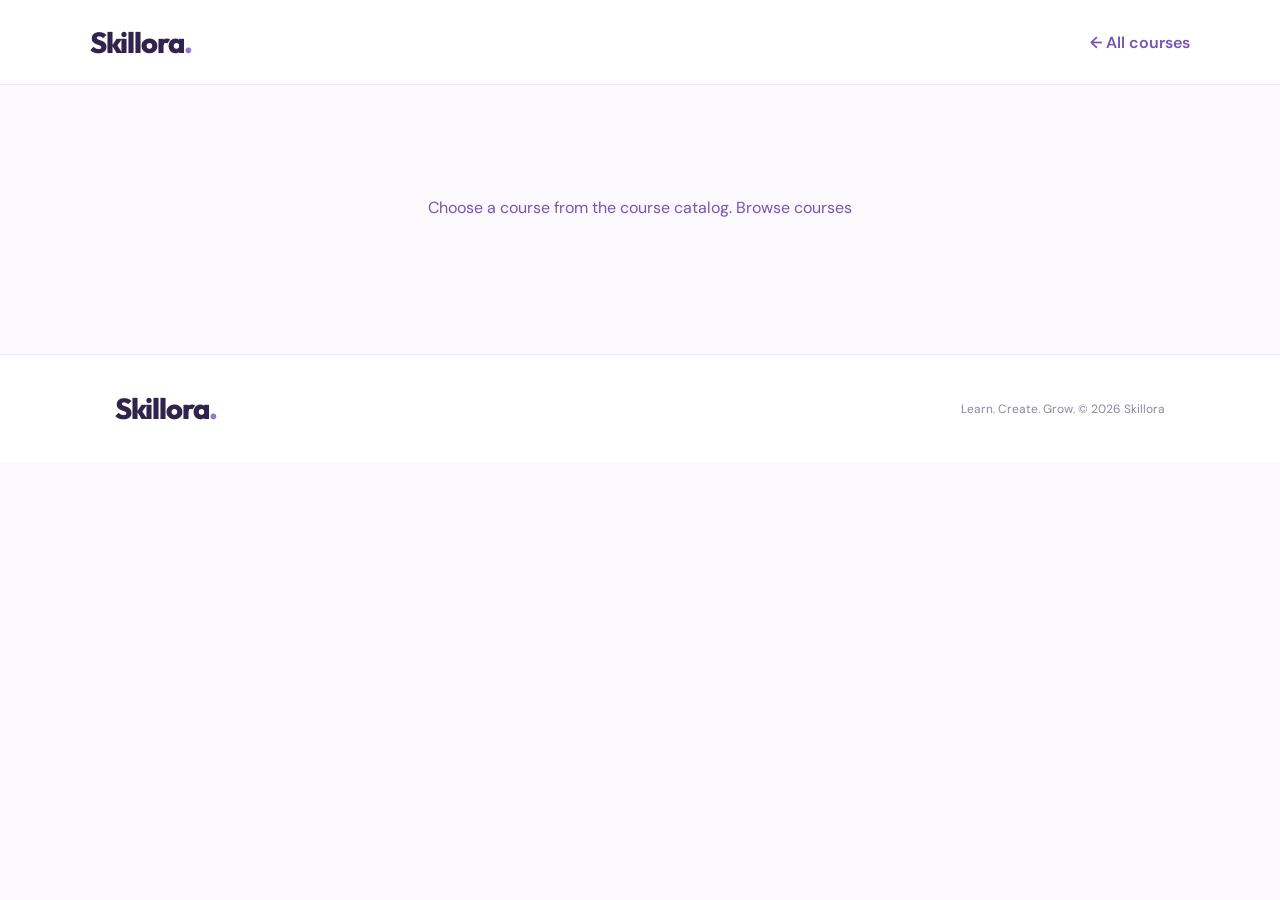
<file: course.html>
<!doctype html>
<html lang="en">
<head>
    <meta charset="UTF-8">
    <meta name="viewport" content="width=device-width, initial-scale=1.0">
    <meta name="description" content="Follow a guided Skillora course with practical lessons and study notes.">
    <title>Course | Skillora</title>
    <link rel="stylesheet" href="style.css">
    <link rel="stylesheet" href="course-path.css">
    <link rel="preconnect" href="https://fonts.googleapis.com">
    <link rel="preconnect" href="https://fonts.gstatic.com" crossorigin>
    <link href="https://fonts.googleapis.com/css2?family=DM+Sans:wght@400;500;600;700&family=Outfit:wght@400;500;600;700;800&display=swap" rel="stylesheet">
</head>
<body>
    <nav class="navbar path-navbar">
        <a href="index.html" class="logo">Skillora<span>.</span></a>
        <a href="index.html#courses">← All courses</a>
    </nav>
    <main class="path-main" id="course-content" aria-live="polite">
        <p class="path-loading">Loading your learning path…</p>
    </main>
    <footer><a href="index.html" class="logo">Skillora<span>.</span></a><p>Learn. Create. Grow. © 2026 Skillora</p></footer>
    <script type="module" src="course-path.js"></script>
</body>
</html>
</file>
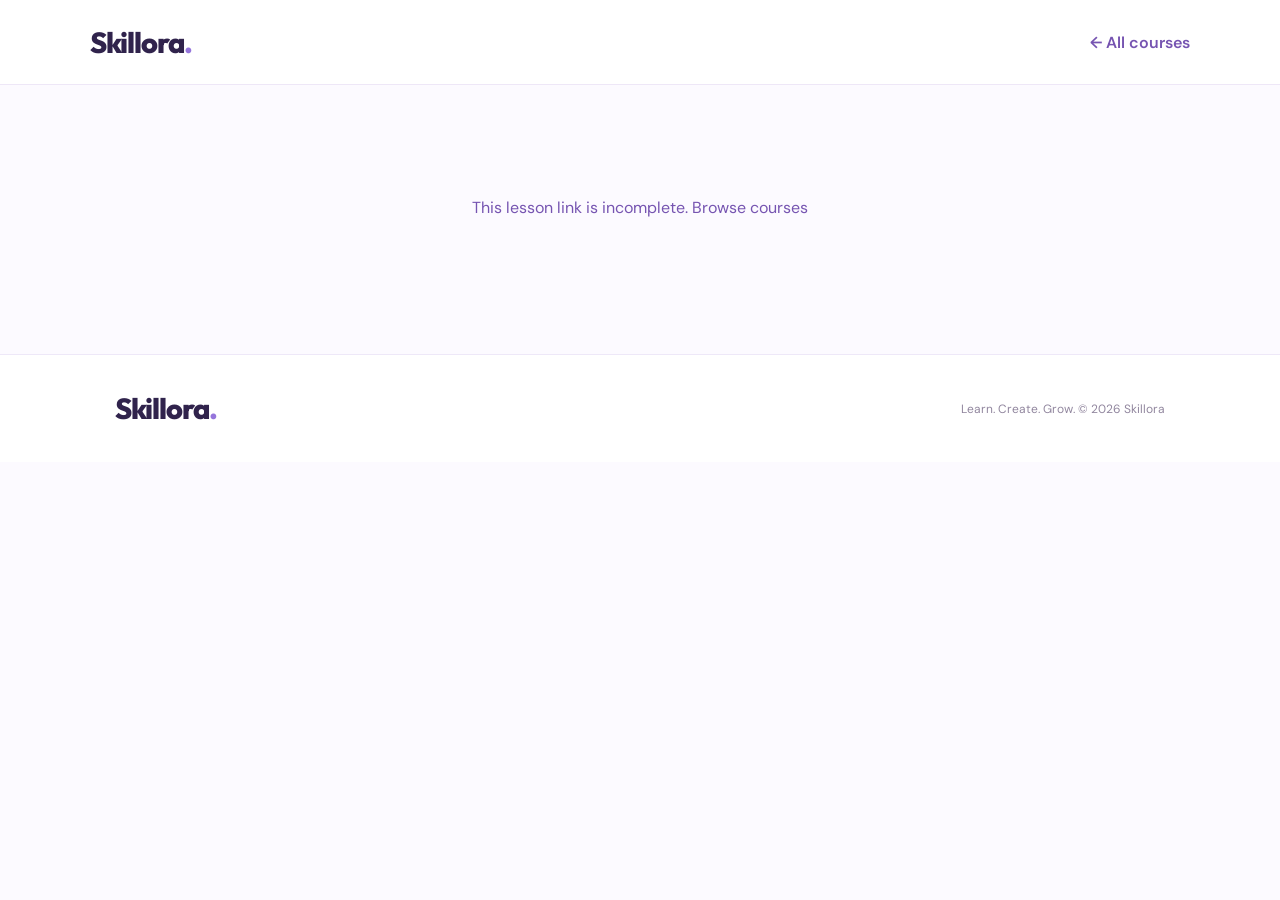
<file: lesson.html>
<!doctype html>
<html lang="en">
<head>
    <meta charset="UTF-8">
    <meta name="viewport" content="width=device-width, initial-scale=1.0">
    <meta name="description" content="Read lesson notes, review a worked example, and save your Skillora study notes.">
    <title>Lesson Notes | Skillora</title>
    <link rel="stylesheet" href="style.css">
    <link rel="stylesheet" href="course-path.css">
    <link rel="preconnect" href="https://fonts.googleapis.com">
    <link rel="preconnect" href="https://fonts.gstatic.com" crossorigin>
    <link href="https://fonts.googleapis.com/css2?family=DM+Sans:wght@400;500;600;700&family=Outfit:wght@400;500;600;700;800&display=swap" rel="stylesheet">
</head>
<body>
    <nav class="navbar path-navbar">
        <a href="index.html" class="logo">Skillora<span>.</span></a>
        <a id="course-back" href="index.html#courses">← All courses</a>
    </nav>
    <main class="lesson-main" id="lesson-content" aria-live="polite">
        <p class="path-loading">Loading lesson notes…</p>
    </main>
    <footer><a href="index.html" class="logo">Skillora<span>.</span></a><p>Learn. Create. Grow. © 2026 Skillora</p></footer>
    <script type="module" src="lesson.js"></script>
</body>
</html>
</file>
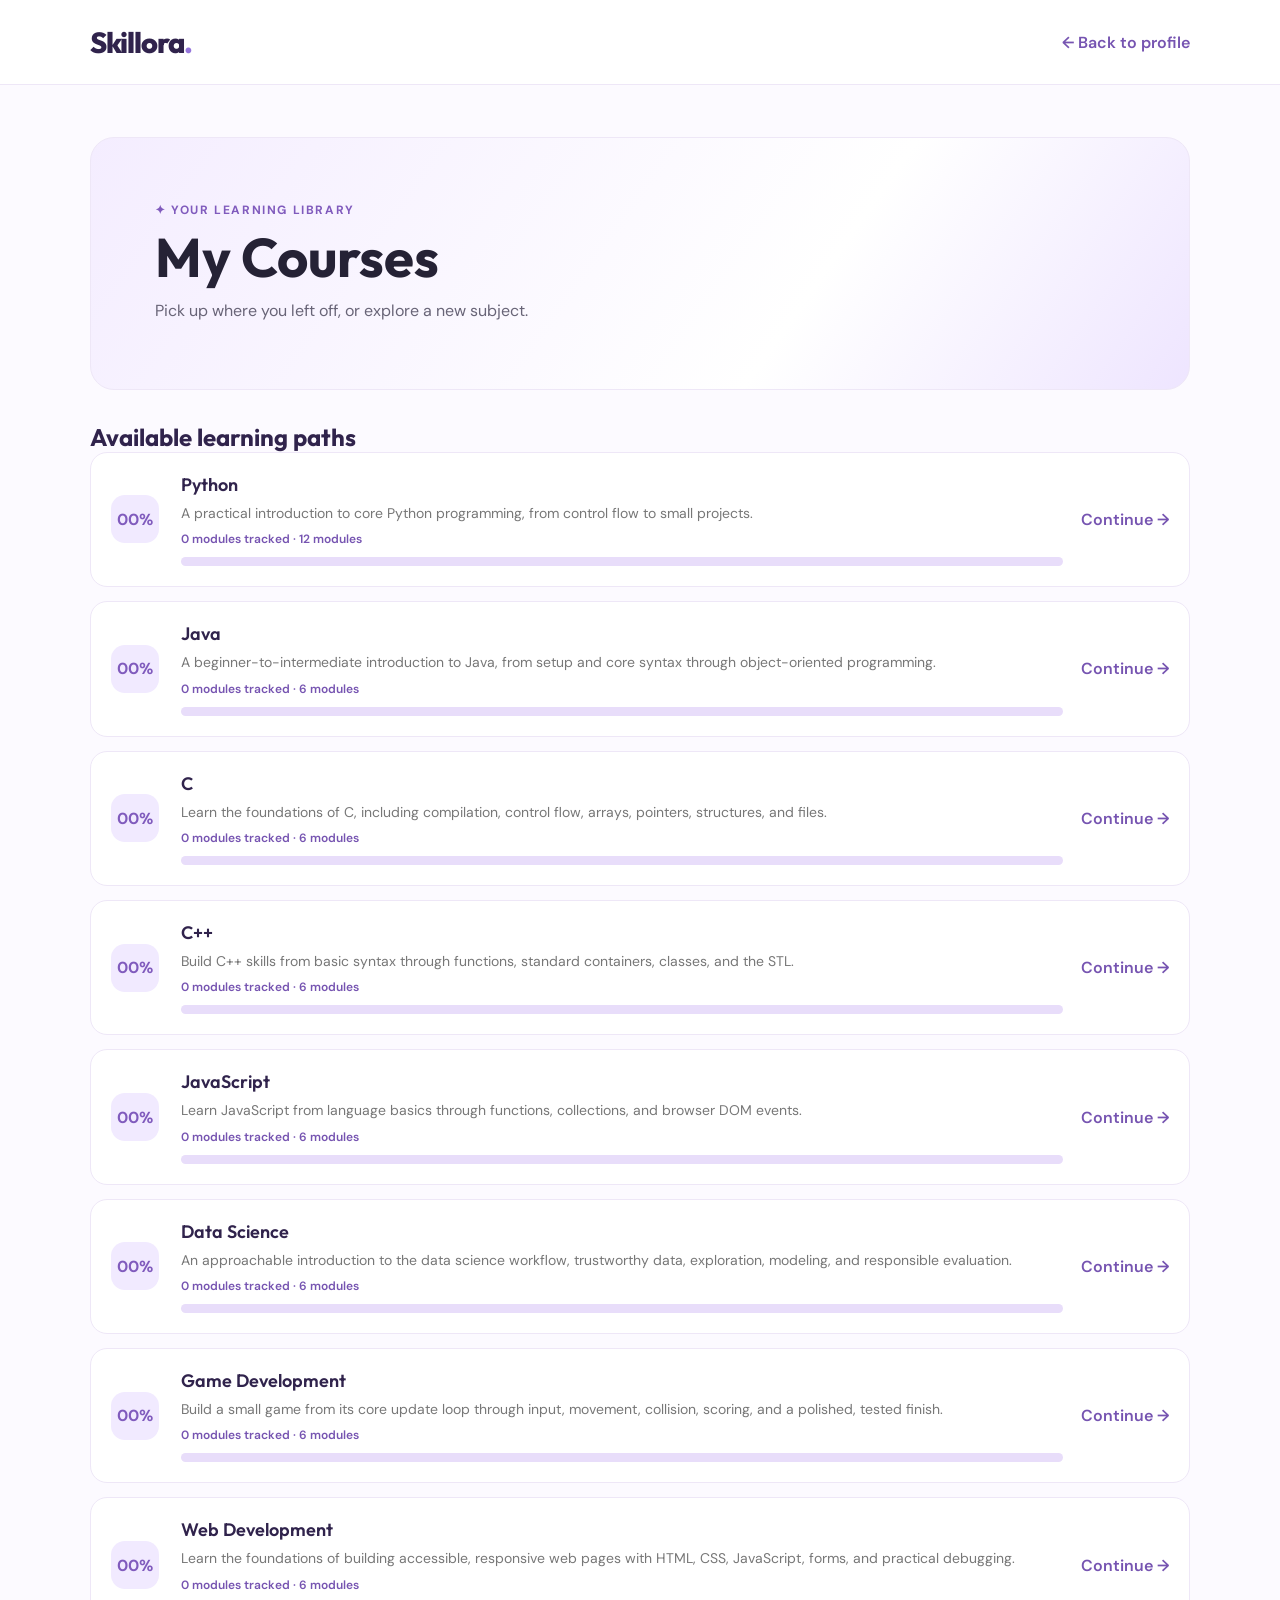
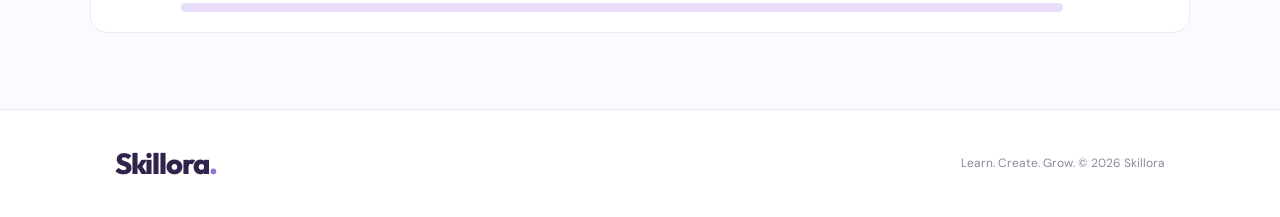
<file: my-courses.html>
<!doctype html>
<html lang="en">
<head>
    <meta charset="UTF-8">
    <meta name="viewport" content="width=device-width, initial-scale=1.0">
    <meta name="description" content="Continue Skillora courses and see your saved learning progress.">
    <title>My Courses | Skillora</title>
    <link rel="stylesheet" href="style.css">
    <link rel="stylesheet" href="course-path.css">
    <link rel="preconnect" href="https://fonts.googleapis.com">
    <link rel="preconnect" href="https://fonts.gstatic.com" crossorigin>
    <link href="https://fonts.googleapis.com/css2?family=DM+Sans:wght@400;500;600;700&family=Outfit:wght@400;500;600;700;800&display=swap" rel="stylesheet">
</head>
<body>
    <nav class="navbar path-navbar">
        <a href="index.html" class="logo">Skillora<span>.</span></a>
        <a href="profile.html">← Back to profile</a>
    </nav>
    <main class="saved-notes-main">
        <header class="path-hero">
            <p class="path-eyebrow">✦ Your learning library</p>
            <h1>My Courses</h1>
            <p>Pick up where you left off, or explore a new subject.</p>
        </header>
        <section aria-labelledby="my-courses-title">
            <h2 id="my-courses-title">Available learning paths</h2>
            <div id="my-courses-list" class="saved-notes-list" aria-live="polite"><p class="path-loading">Loading courses…</p></div>
        </section>
    </main>
    <footer><a href="index.html" class="logo">Skillora<span>.</span></a><p>Learn. Create. Grow. © 2026 Skillora</p></footer>
    <script type="module" src="my-courses.js"></script>
</body>
</html>
</file>
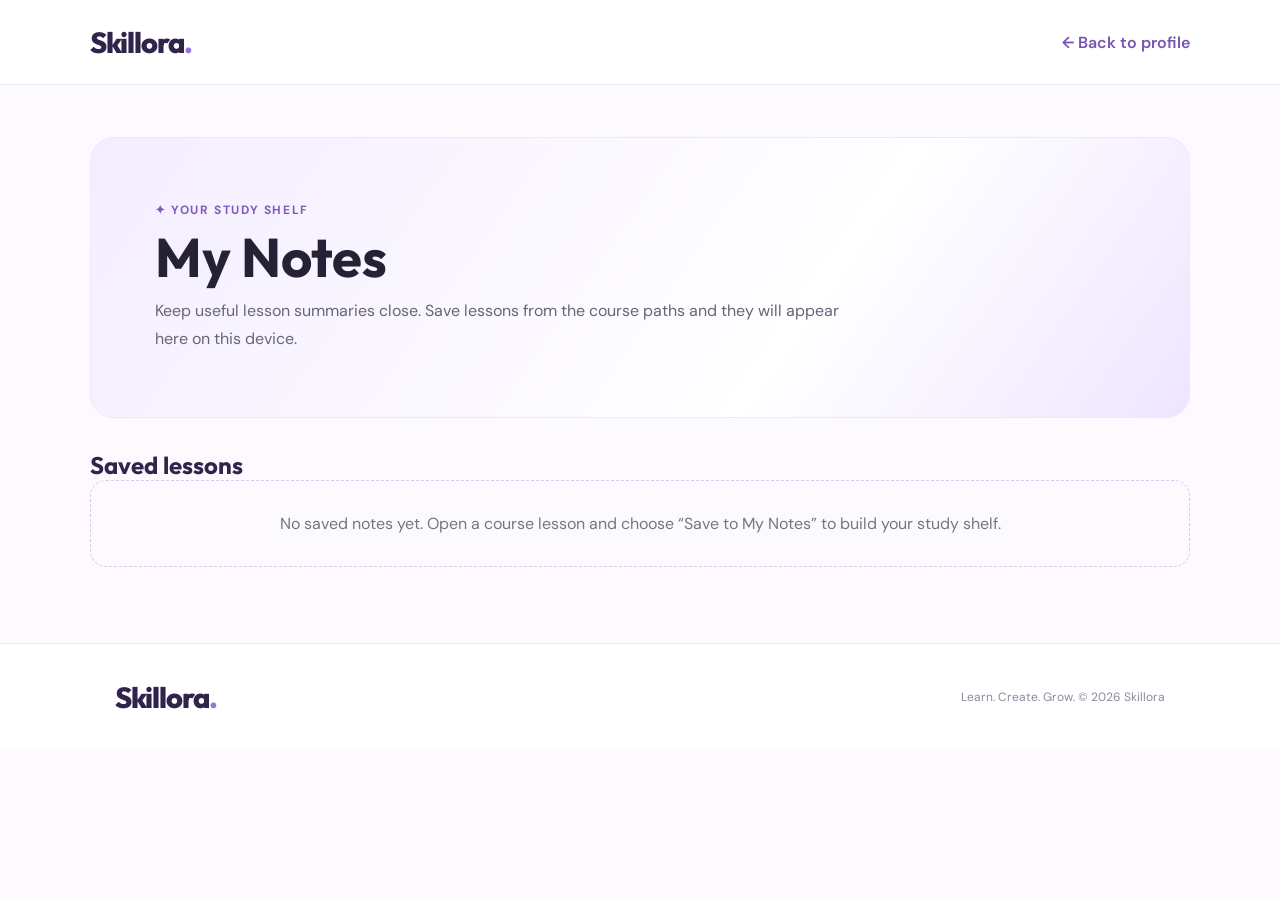
<file: my-notes.html>
<!doctype html>
<html lang="en">
<head>
    <meta charset="UTF-8">
    <meta name="viewport" content="width=device-width, initial-scale=1.0">
    <meta name="description" content="Review your saved Skillora lesson notes.">
    <title>My Notes | Skillora</title>
    <link rel="stylesheet" href="style.css">
    <link rel="stylesheet" href="course-path.css">
    <link rel="preconnect" href="https://fonts.googleapis.com">
    <link rel="preconnect" href="https://fonts.gstatic.com" crossorigin>
    <link href="https://fonts.googleapis.com/css2?family=DM+Sans:wght@400;500;600;700&family=Outfit:wght@400;500;600;700;800&display=swap" rel="stylesheet">
</head>
<body>
    <nav class="navbar path-navbar">
        <a href="index.html" class="logo">Skillora<span>.</span></a>
        <a href="profile.html">← Back to profile</a>
    </nav>
    <main class="saved-notes-main">
        <header class="path-hero">
            <p class="path-eyebrow">✦ Your study shelf</p>
            <h1>My Notes</h1>
            <p>Keep useful lesson summaries close. Save lessons from the course paths and they will appear here on this device.</p>
        </header>
        <section aria-labelledby="saved-notes-title">
            <h2 id="saved-notes-title">Saved lessons</h2>
            <div id="saved-notes-list" class="saved-notes-list" aria-live="polite"></div>
        </section>
    </main>
    <footer><a href="index.html" class="logo">Skillora<span>.</span></a><p>Learn. Create. Grow. © 2026 Skillora</p></footer>
    <script type="module" src="my-notes.js"></script>
</body>
</html>
</file>
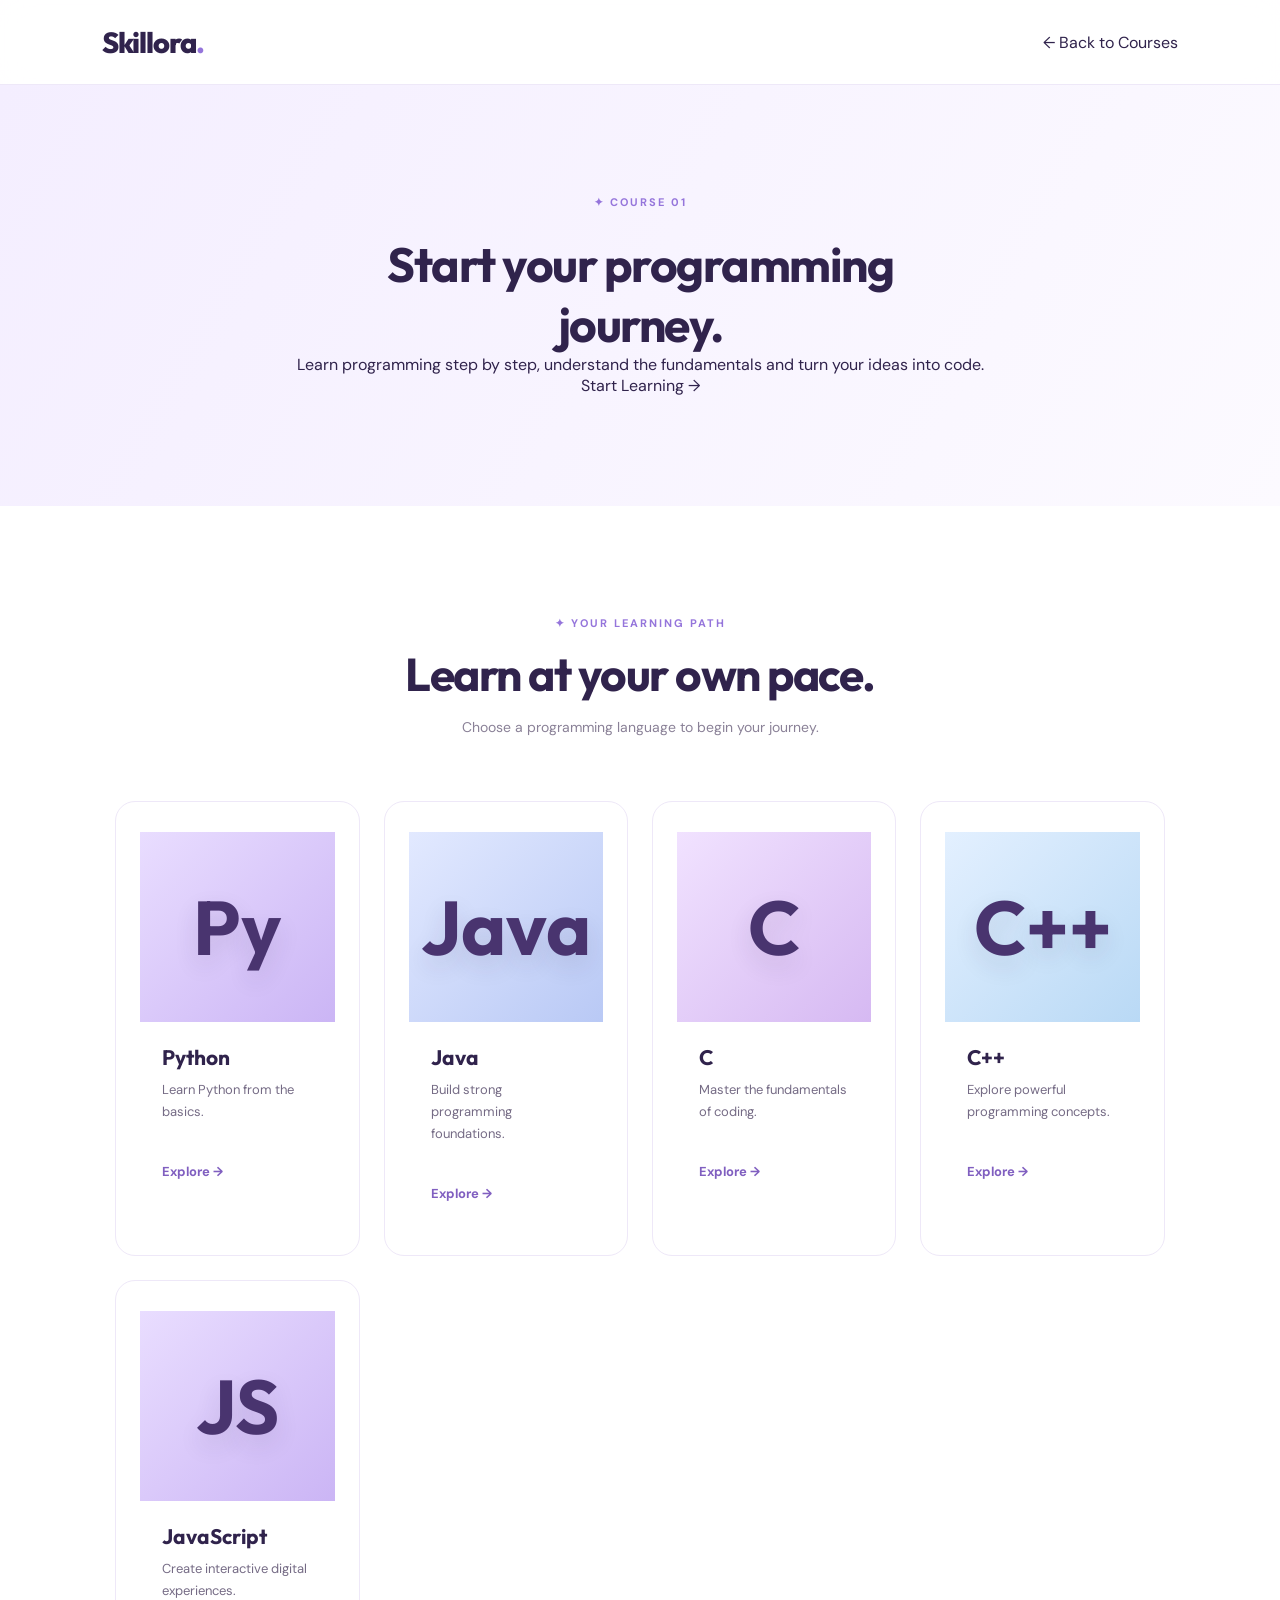
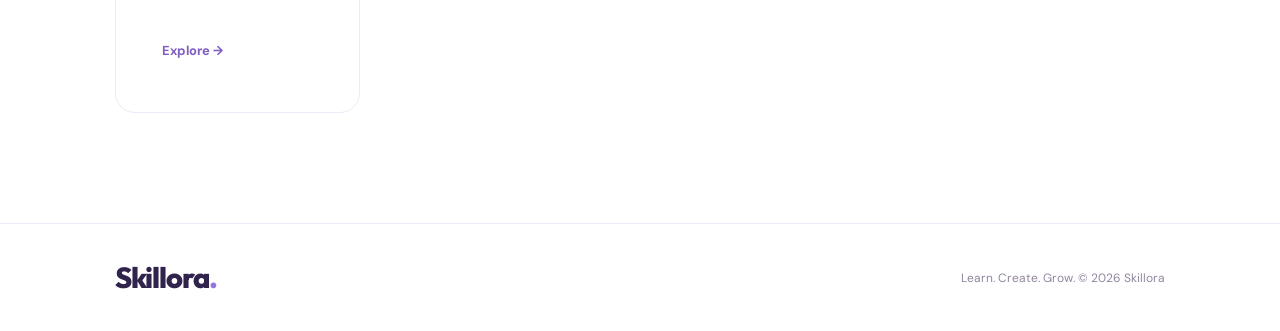
<file: programming.html>
<!DOCTYPE html>
<html lang="en">
<head>
    <meta charset="UTF-8">
    <meta name="viewport" content="width=device-width, initial-scale=1.0">

    <title>Programming | Skillora</title>

    <link rel="stylesheet" href="style.css">

    <link rel="preconnect" href="https://fonts.googleapis.com">
    <link rel="preconnect" href="https://fonts.gstatic.com" crossorigin>
    <link href="https://fonts.googleapis.com/css2?family=DM+Sans:wght@400;500;600;700&family=Outfit:wght@400;500;600;700&display=swap" rel="stylesheet">
</head>

<body>

    <nav class="navbar">
        <a href="index.html" class="logo">Skillora<span>.</span></a>
        <a href="index.html#courses">← Back to Courses</a>
    </nav>

    <section class="about">
        <p class="eyebrow">✦ COURSE 01</p>

        <h2>Start your programming journey.</h2>

        <p>
            Learn programming step by step, understand
            the fundamentals and turn your ideas into code.
        </p>

        <a href="#lessons" class="btn btn-primary">
            Start Learning →
        </a>
    </section>

    <section class="courses" id="lessons">

        <div class="section-heading">
            <p class="eyebrow">✦ YOUR LEARNING PATH</p>
            <h2>Learn at your own pace.</h2>
            <p>Choose a programming language to begin your journey.</p>
        </div>

        <div class="course-grid">

            <a href="python.html" class="course-card">
                <div class="course-image programming-art">
                    <div class="art-symbol">Py</div>
                </div>
                <div class="course-content">
                    <h3>Python</h3>
                    <p>Learn Python from the basics.</p>
                    <span>Explore →</span>
                </div>
            </a>

            <a href="course.html?course=java" class="course-card">
                <div class="course-image data-art">
                    <div class="art-symbol">Java</div>
                </div>
                <div class="course-content">
                    <h3>Java</h3>
                    <p>Build strong programming foundations.</p>
                    <span>Explore →</span>
                </div>
            </a>

            <a href="course.html?course=c" class="course-card">
                <div class="course-image game-art">
                    <div class="art-symbol">C</div>
                </div>
                <div class="course-content">
                    <h3>C</h3>
                    <p>Master the fundamentals of coding.</p>
                    <span>Explore →</span>
                </div>
            </a>

            <a href="course.html?course=cpp" class="course-card">
                <div class="course-image web-art">
                    <div class="art-symbol">C++</div>
                </div>
                <div class="course-content">
                    <h3>C++</h3>
                    <p>Explore powerful programming concepts.</p>
                    <span>Explore →</span>
                </div>
            </a>

            <a href="course.html?course=javascript" class="course-card">
                <div class="course-image programming-art">
                    <div class="art-symbol">JS</div>
                </div>
                <div class="course-content">
                    <h3>JavaScript</h3>
                    <p>Create interactive digital experiences.</p>
                    <span>Explore →</span>
                </div>
            </a>

        </div>

    </section>

    <footer>
        <a href="index.html" class="logo">Skillora<span>.</span></a>
        <p>Learn. Create. Grow. © 2026 Skillora</p>
    </footer>

</body>
</html>
</file>
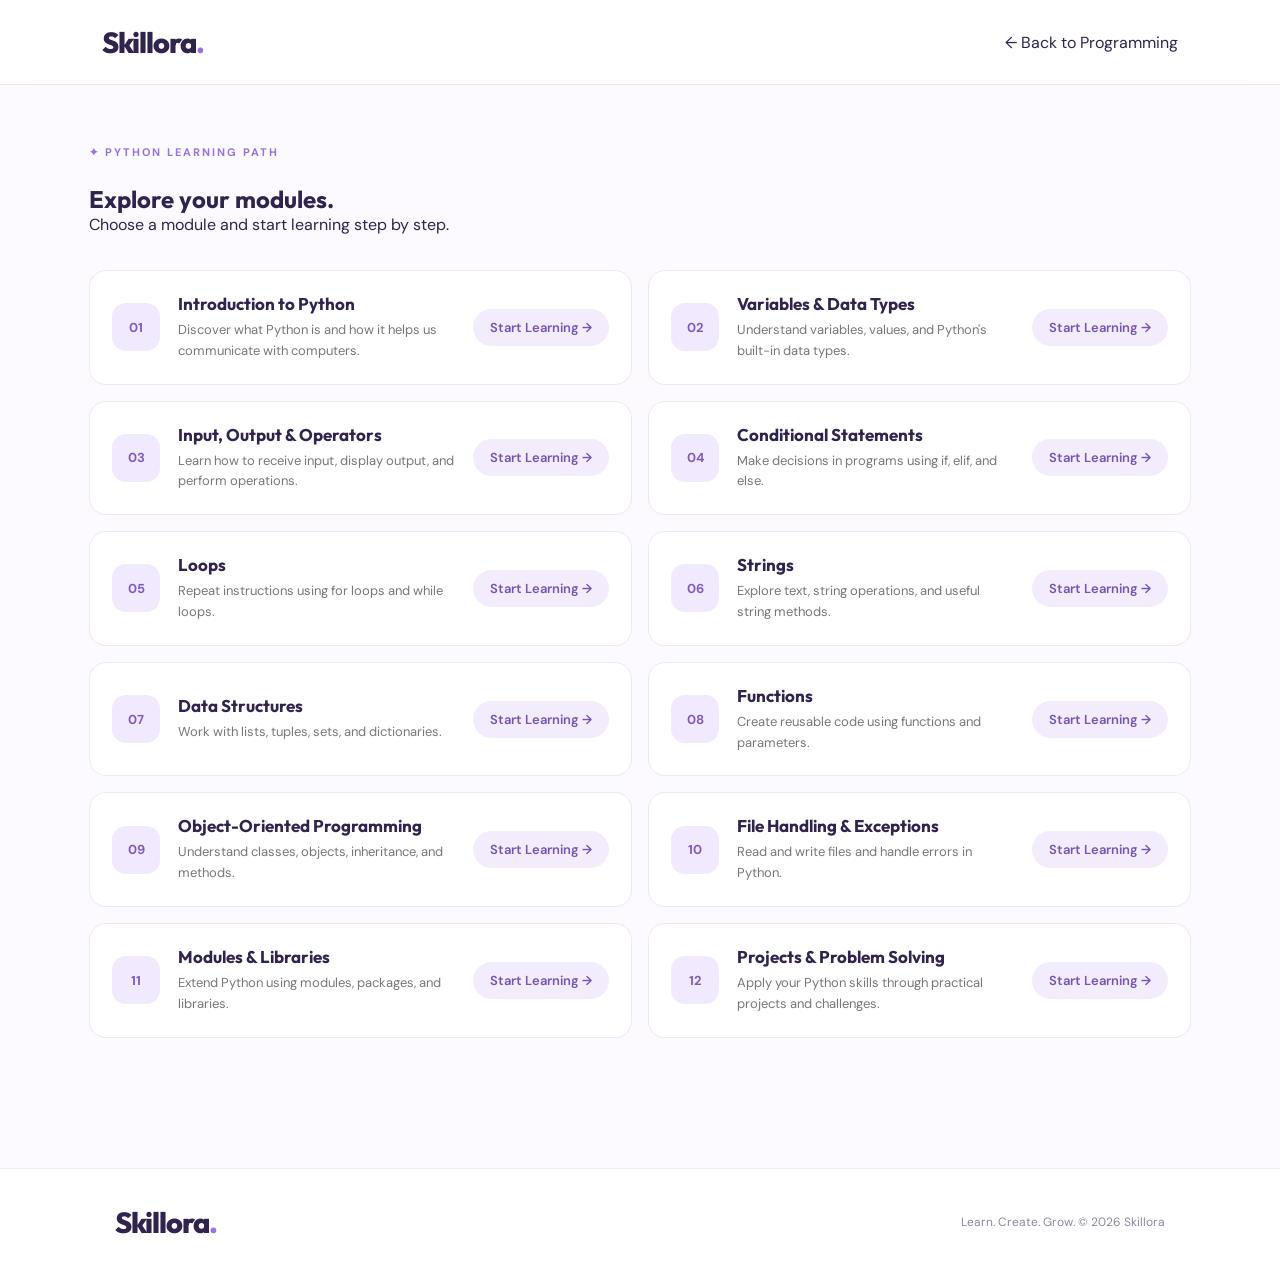
<file: python.html>
<!DOCTYPE html>
<html lang="en">
<head>
    <meta charset="UTF-8">
    <meta name="viewport" content="width=device-width, initial-scale=1.0">
    <title>Python | Skillora</title>

    <link rel="stylesheet" href="style.css">

    <link rel="preconnect" href="https://fonts.googleapis.com">
    <link rel="preconnect" href="https://fonts.gstatic.com" crossorigin>
    <link href="https://fonts.googleapis.com/css2?family=DM+Sans:wght@400;500;600;700&family=Outfit:wght@400;500;600;700&display=swap" rel="stylesheet">

    <style>
        .python-modules {
            max-width: 1150px;
            margin: 60px auto;
            padding: 0 24px 70px;
        }

        .python-heading {
            margin-bottom: 35px;
        }

        .python-module-grid {
            display: grid;
            grid-template-columns: repeat(2, 1fr);
            gap: 16px;
        }

        .python-module-card {
            display: flex;
            align-items: center;
            gap: 18px;
            padding: 22px;
            background: white;
            border: 1px solid #eee7f7;
            border-radius: 17px;
            transition: 0.2s ease;
        }

        .python-module-card:hover {
            transform: translateY(-3px);
            box-shadow: 0 10px 30px #4b287512;
        }

        .python-module-number {
            width: 48px;
            height: 48px;
            flex-shrink: 0;
            display: grid;
            place-items: center;
            border-radius: 14px;
            background: #f1eaff;
            color: #805bbd;
            font-weight: 700;
            font-size: 13px;
        }

        .python-module-info {
            flex: 1;
        }

        .python-module-info h3 {
            font-family: 'Outfit', sans-serif;
            font-size: 17px;
            margin: 0 0 6px;
        }

        .python-module-info p {
            margin: 0;
            color: #777;
            font-size: 13px;
            line-height: 1.6;
        }

        .python-module-link {
            flex-shrink: 0;
            border: 0;
            background: #f2ecfc;
            color: #7654b1;
            padding: 10px 17px;
            border-radius: 20px;
            text-decoration: none;
            cursor: pointer;
            font-size: 13px;
            font-weight: 600;
        }

        .python-module-link:hover {
            background: #e7dcfa;
        }

        .coming-soon {
            flex-shrink: 0;
            color: #9877c9;
            font-size: 12px;
            white-space: nowrap;
        }

        @media (max-width: 750px) {
            .python-module-grid {
                grid-template-columns: 1fr;
            }
        }

        @media (max-width: 500px) {
            .python-module-card {
                flex-wrap: wrap;
            }

            .python-module-link,
            .coming-soon {
                margin-left: 66px;
            }
        }
    </style>
</head>

<body>

    <nav class="navbar">
        <a href="index.html" class="logo">Skillora<span>.</span></a>
        <a href="programming.html">← Back to Programming</a>
    </nav>

    <main class="python-modules">

        <div class="python-heading">
            <p class="eyebrow">✦ PYTHON LEARNING PATH</p>
            <h2>Explore your modules.</h2>
            <p>Choose a module and start learning step by step.</p>
        </div>

        <div class="python-module-grid">

            <div class="python-module-card">
                <div class="python-module-number">01</div>
                <div class="python-module-info">
                    <h3>Introduction to Python</h3>
                    <p>Discover what Python is and how it helps us communicate with computers.</p>
                </div>
                <a href="python-module-1.html" class="python-module-link">Start Learning →</a>
            </div>

            <div class="python-module-card">
                <div class="python-module-number">02</div>
                <div class="python-module-info">
                    <h3>Variables & Data Types</h3>
                    <p>Understand variables, values, and Python's built-in data types.</p>
                </div>
                <a href="python-module-2.html" class="python-module-link">Start Learning →</a>
            </div>

            <div class="python-module-card">
                <div class="python-module-number">03</div>
                <div class="python-module-info">
                    <h3>Input, Output & Operators</h3>
                    <p>Learn how to receive input, display output, and perform operations.</p>
                </div>
                <a href="python-module-3.html" class="python-module-link">Start Learning →</a>
            </div>

            <div class="python-module-card">
                <div class="python-module-number">04</div>
                <div class="python-module-info">
                    <h3>Conditional Statements</h3>
                    <p>Make decisions in programs using if, elif, and else.</p>
                </div>
                <a href="lesson.html?course=python&amp;module=4" class="python-module-link">Start Learning →</a>
            </div>

            <div class="python-module-card">
                <div class="python-module-number">05</div>
                <div class="python-module-info">
                    <h3>Loops</h3>
                    <p>Repeat instructions using for loops and while loops.</p>
                </div>
                <a href="lesson.html?course=python&amp;module=5" class="python-module-link">Start Learning →</a>
            </div>

            <div class="python-module-card">
                <div class="python-module-number">06</div>
                <div class="python-module-info">
                    <h3>Strings</h3>
                    <p>Explore text, string operations, and useful string methods.</p>
                </div>
                <a href="lesson.html?course=python&amp;module=6" class="python-module-link">Start Learning →</a>
            </div>

            <div class="python-module-card">
                <div class="python-module-number">07</div>
                <div class="python-module-info">
                    <h3>Data Structures</h3>
                    <p>Work with lists, tuples, sets, and dictionaries.</p>
                </div>
                <a href="lesson.html?course=python&amp;module=7" class="python-module-link">Start Learning →</a>
            </div>

            <div class="python-module-card">
                <div class="python-module-number">08</div>
                <div class="python-module-info">
                    <h3>Functions</h3>
                    <p>Create reusable code using functions and parameters.</p>
                </div>
                <a href="lesson.html?course=python&amp;module=8" class="python-module-link">Start Learning →</a>
            </div>

            <div class="python-module-card">
                <div class="python-module-number">09</div>
                <div class="python-module-info">
                    <h3>Object-Oriented Programming</h3>
                    <p>Understand classes, objects, inheritance, and methods.</p>
                </div>
                <a href="lesson.html?course=python&amp;module=9" class="python-module-link">Start Learning →</a>
            </div>

            <div class="python-module-card">
                <div class="python-module-number">10</div>
                <div class="python-module-info">
                    <h3>File Handling & Exceptions</h3>
                    <p>Read and write files and handle errors in Python.</p>
                </div>
                <a href="lesson.html?course=python&amp;module=10" class="python-module-link">Start Learning →</a>
            </div>

            <div class="python-module-card">
                <div class="python-module-number">11</div>
                <div class="python-module-info">
                    <h3>Modules & Libraries</h3>
                    <p>Extend Python using modules, packages, and libraries.</p>
                </div>
                <a href="lesson.html?course=python&amp;module=11" class="python-module-link">Start Learning →</a>
            </div>

            <div class="python-module-card">
                <div class="python-module-number">12</div>
                <div class="python-module-info">
                    <h3>Projects & Problem Solving</h3>
                    <p>Apply your Python skills through practical projects and challenges.</p>
                </div>
                <a href="lesson.html?course=python&amp;module=12" class="python-module-link">Start Learning →</a>
            </div>

        </div>

    </main>

    <footer>
        <a href="index.html" class="logo">Skillora<span>.</span></a>
        <p>Learn. Create. Grow. © 2026 Skillora</p>
    </footer>

</body>
</html>
</file>
<file: style.css>
/* =========================
   SKILLORA - GLOBAL DESIGN
========================= */

:root {
    --primary: #9575DB;
    --dark: #30234C;
    --light: #F8F5FF;
    --lavender: #EDE5FF;
    --text: #514765;
}

* {
    margin: 0;
    padding: 0;
    box-sizing: border-box;
    scroll-behavior: smooth;
}

body {
    font-family: 'DM Sans', sans-serif;
    background: #FCFAFF;
    color: var(--dark);
    overflow-x: hidden;
}

h1, h2, h3, .logo {
    font-family: 'Outfit', sans-serif;
}

a {
    text-decoration: none;
    color: inherit;
}


/* =========================
   NAVIGATION BAR
========================= */

.navbar {
    width: 100%;
    height: 85px;
    padding: 0 8%;
    display: flex;
    align-items: center;
    justify-content: space-between;
    background: rgba(255,255,255,0.85);
    backdrop-filter: blur(15px);
    position: sticky;
    top: 0;
    z-index: 100;
    border-bottom: 1px solid #EEE8F8;
}

.logo {
    font-size: 29px;
    font-weight: 800;
    letter-spacing: -1px;
}

.logo span {
    color: var(--primary);
}

.navbar nav {
    display: flex;
    gap: 40px;
}

.navbar nav a {
    color: #716781;
    font-size: 14px;
    transition: color 0.3s;
}

.navbar nav a:hover {
    color: var(--primary);
}

.nav-button {
    background: var(--dark);
    color: white;
    padding: 13px 23px;
    border-radius: 30px;
    font-size: 13px;
    transition: 0.3s;
}

.nav-button:hover {
    background: var(--primary);
    transform: translateY(-3px);
}


/* =========================
   HERO SECTION
========================= */

.hero {
    min-height: 650px;
    padding: 90px 9%;
    display: flex;
    align-items: center;
    justify-content: space-between;
    gap: 50px;
    position: relative;
    overflow: hidden;

    background:
        radial-gradient(
            circle at 85% 35%,
            #E9DCFF,
            transparent 35%
        ),
        linear-gradient(120deg, #FCFAFF, #F3EDFF);
}

.hero-content {
    max-width: 570px;
    position: relative;
    z-index: 2;
    animation: slideIn 1s ease both;
}

.eyebrow {
    color: var(--primary);
    font-size: 11px;
    font-weight: 700;
    letter-spacing: 2px;
    margin-bottom: 25px;
}

.hero h1 {
    font-size: clamp(45px, 5.5vw, 76px);
    line-height: 1.08;
    letter-spacing: -3px;
    font-weight: 700;
}

.hero h1 span {
    display: block;
    color: var(--primary);
}

.hero-description {
    color: var(--text);
    font-size: 16px;
    line-height: 1.9;
    margin-top: 25px;
    max-width: 450px;
}

.hero-buttons {
    display: flex;
    align-items: center;
    gap: 18px;
    margin-top: 35px;
}

.primary-button {
    background: linear-gradient(120deg, #A98AE9, #7955C7);
    color: white;
    padding: 16px 25px;
    border-radius: 12px;
    font-weight: 600;
    font-size: 14px;
    box-shadow: 0 10px 25px #A98AE940;
    transition: 0.35s;
}

.primary-button:hover {
    transform: translateY(-5px);
    box-shadow: 0 15px 30px #A98AE960;
}

.secondary-button {
    color: var(--dark);
    font-size: 14px;
    font-weight: 600;
    padding: 15px;
    transition: 0.3s;
}

.secondary-button:hover {
    color: var(--primary);
}

.hero-note {
    color: #8A7E9D;
    font-size: 12px;
    margin-top: 35px;
}


/* =========================
   HERO VISUAL
========================= */

.hero-visual {
    width: 420px;
    height: 440px;
    display: flex;
    align-items: center;
    justify-content: center;
    position: relative;
    flex-shrink: 0;
}

.visual-glow {
    position: absolute;
    width: 350px;
    height: 350px;
    border-radius: 50%;
    background: #D9C5FF;
    filter: blur(80px);
    opacity: 0.7;
    animation: glowPulse 5s ease-in-out infinite;
}

.visual-card {
    width: 310px;
    height: 350px;
    position: relative;
    z-index: 2;
    padding: 22px;
    border-radius: 25px;
    background: rgba(255,255,255,0.65);
    border: 1px solid rgba(255,255,255,0.9);
    backdrop-filter: blur(20px);
    box-shadow: 0 25px 70px #7153A520;
    animation: cardFloat 5s ease-in-out infinite;
}

.visual-card-top {
    display: flex;
    justify-content: space-between;
    font-size: 10px;
    font-weight: 700;
    letter-spacing: 1px;
    color: #86759D;
}

.visual-card-top span:last-child {
    color: var(--primary);
    font-size: 20px;
}

.visual-art {
    height: 220px;
    display: flex;
    justify-content: center;
    align-items: center;
    position: relative;
}

.art-circle {
    width: 180px;
    height: 180px;
    border-radius: 50%;
    background: linear-gradient(135deg, #E5D6FF, #A98AE9);
    box-shadow: inset -15px -15px 30px #7955C740;
}

.art-ring {
    position: absolute;
    width: 210px;
    height: 210px;
    border: 1px solid #A98AE9;
    border-radius: 50%;
    transform: rotateX(65deg);
}

.art-sphere {
    position: absolute;
    width: 65px;
    height: 65px;
    border-radius: 50%;
    top: 25px;
    right: 45px;
    background: linear-gradient(135deg, #FFFFFF, #BDA4F1);
    box-shadow: 0 10px 30px #9471D550;
    animation: sphereFloat 4s ease-in-out infinite;
}

.visual-card-bottom {
    margin-top: 5px;
}

.visual-card-bottom h3 {
    font-size: 19px;
}

.visual-card-bottom p {
    color: #897E9A;
    font-size: 11px;
    margin-top: 5px;
}


/* FLOATING OBJECTS */

.floating-orb {
    position: absolute;
    border-radius: 50%;
    z-index: 3;
}

.orb-one {
    width: 17px;
    height: 17px;
    background: #C6A9F9;
    top: 50px;
    left: 20px;
    animation: sphereFloat 4s infinite;
}

.orb-two {
    width: 25px;
    height: 25px;
    background: #E5C8EC;
    bottom: 65px;
    right: 5px;
    animation: sphereFloat 5s infinite reverse;
}

.orb-three {
    width: 10px;
    height: 10px;
    background: #A98AE9;
    top: 100px;
    right: 30px;
    animation: sphereFloat 3s infinite;
}


/* =========================
   COURSES SECTION
========================= */

.courses {
    padding: 110px 9%;
    background: white;
}

.section-heading {
    text-align: center;
    margin-bottom: 65px;
}

.section-heading .eyebrow {
    margin-bottom: 15px;
}

.section-heading h2 {
    font-size: clamp(30px, 4vw, 46px);
    letter-spacing: -1.5px;
}

.section-heading h2 span {
    color: var(--primary);
}

.section-heading > p:last-child {
    color: #8A8197;
    margin-top: 15px;
    font-size: 14px;
}

.course-grid {
    display: grid;
    grid-template-columns: repeat(4, 1fr);
    gap: 22px;
}

.course-card {
    padding: 30px 24px;
    min-height: 225px;
    border: 1px solid #EEE8F8;
    border-radius: 20px;
    background: linear-gradient(145deg, #FFFFFF, #FAF7FF);
    transition: transform 0.4s, box-shadow 0.4s;
    position: relative;
    overflow: hidden;
}

.course-card:hover {
    transform: translateY(-12px);
    box-shadow: 0 20px 45px #7955C71A;
}

.course-icon {
    width: 42px;
    height: 42px;
    display: flex;
    align-items: center;
    justify-content: center;
    border-radius: 13px;
    background: var(--lavender);
    color: #7955C7;
    font-weight: 700;
    margin-bottom: 28px;
}

.course-card h3 {
    font-size: 19px;
    margin-bottom: 10px;
}

.course-card p {
    font-size: 12px;
    color: #8A8197;
    line-height: 1.7;
}

.course-card span {
    display: inline-block;
    margin-top: 20px;
    font-size: 12px;
    font-weight: 700;
    color: var(--primary);
}


/* =========================
   ABOUT SECTION
========================= */

.about {
    padding: 110px 20px;
    text-align: center;
    background: linear-gradient(120deg, #F4EEFF, #FCFAFF);
}

.about h2 {
    max-width: 650px;
    margin: auto;
    font-size: clamp(32px, 4vw, 48px);
    letter-spacing: -1.5px;
}

.about > p:last-child {
    max-width: 480px;
    margin: 25px auto 0;
    color: #81758F;
    font-size: 14px;
    line-height: 1.9;
}


/* =========================
   FOOTER
========================= */

footer {
    padding: 35px 9%;
    display: flex;
    align-items: center;
    justify-content: space-between;
    background: white;
    border-top: 1px solid #EEE8F8;
}

footer p {
    color: #91869E;
    font-size: 12px;
}


/* =========================
   ANIMATIONS
========================= */

@keyframes slideIn {
    from {
        opacity: 0;
        transform: translateX(-35px);
    }

    to {
        opacity: 1;
        transform: translateX(0);
    }
}

@keyframes cardFloat {
    0%, 100% {
        transform: translateY(0) rotate(0deg);
    }

    50% {
        transform: translateY(-12px) rotate(1deg);
    }
}

@keyframes sphereFloat {
    0%, 100% {
        transform: translateY(0);
    }

    50% {
        transform: translateY(-18px);
    }
}

@keyframes glowPulse {
    0%, 100% {
        transform: scale(1);
        opacity: 0.5;
    }

    50% {
        transform: scale(1.2);
        opacity: 0.85;
    }
}


/* =========================
   RESPONSIVE DESIGN
========================= */

@media (max-width: 950px) {

    .hero {
        padding: 70px 6%;
    }

    .hero-visual {
        width: 340px;
    }

    .course-grid {
        grid-template-columns: repeat(2, 1fr);
    }

}

@media (max-width: 700px) {

    .navbar {
        padding: 0 5%;
    }

    .navbar nav {
        display: none;
    }

    .hero {
        flex-direction: column;
        text-align: center;
        padding: 75px 6%;
    }

    .hero-description {
        margin-left: auto;
        margin-right: auto;
    }

    .hero-buttons {
        justify-content: center;
        flex-wrap: wrap;
    }

    .hero-visual {
        width: 100%;
        max-width: 380px;
    }

    .hero-note {
        line-height: 1.8;
    }

    .courses {
        padding: 75px 6%;
    }

    .course-grid {
        grid-template-columns: 1fr;
    }

    footer {
        flex-direction: column;
        gap: 15px;
        text-align: center;
    }

}

/* SCROLL REVEAL */

.reveal {
    opacity: 0;
    transform: translateY(35px);
    transition: opacity 0.8s ease, transform 0.8s ease;
}

.reveal.visible {
    opacity: 1;
    transform: translateY(0);
}


/* NAVBAR SCROLL */

.navbar {
    transition: box-shadow 0.3s ease;
}

.navbar.scrolled {
    box-shadow: 0 8px 25px rgba(65, 40, 100, 0.08);
}


/* HERO VISUAL INTERACTION */

.visual-card {
    transition: transform 0.3s ease;
}

.hero-visual:hover .visual-card {
    transform: translate(
        var(--move-x, 0px),
        var(--move-y, 0px)
    );
}


/* REDUCE MOTION FOR ACCESSIBILITY */

@media (prefers-reduced-motion: reduce) {
    *, *::before, *::after {
        animation-duration: 0.01ms !important;
        transition-duration: 0.01ms !important;
        scroll-behavior: auto !important;
    }

    .reveal {
        opacity: 1;
        transform: none;
    }
}
/* CLEAN SKILLORA HERO ARTWORK */

.visual-art {
    height: 220px;
    display: flex;
    align-items: center;
    justify-content: flex-start;
    overflow: hidden;
    border-radius: 16px;
    background: linear-gradient(
        135deg,
        #eee7ff,
        #d9c9ff,
        #f8f5ff
    );
}

.art-message {
    padding: 25px;
    animation: artReveal 1s ease both;
}

.art-label {
    color: #7255a8;
    font-size: 9px;
    font-weight: 700;
    letter-spacing: 2px;
}

.art-message h2 {
    color: #30234c;
    font-family: 'Outfit', sans-serif;
    font-size: 38px;
    line-height: 1.05;
    margin: 18px 0;
}

.art-number {
    color: #7255a8;
    font-size: 10px;
    letter-spacing: 2px;
}

@keyframes artReveal {
    from {
        opacity: 0;
        transform: translateY(15px);
    }

    to {
        opacity: 1;
        transform: translateY(0);
    }
}

/* =========================
   SKILLORA COURSE CARDS
========================= */

.course-grid {
    display: grid;
    grid-template-columns: repeat(4, 1fr);
    gap: 24px;
    margin-top: 45px;
}

.course-card {
    background: #ffffff;
    border: 1px solid #eee8f8;
    border-radius: 20px;
    overflow: hidden;
    transition: transform 0.35s ease, box-shadow 0.35s ease;
    cursor: pointer;
}

.course-card:hover {
    transform: translateY(-9px);
    box-shadow: 0 20px 45px rgba(75, 48, 120, 0.13);
}

/* Artwork area */

.course-image {
    height: 190px;
    position: relative;
    display: flex;
    align-items: center;
    justify-content: center;
    overflow: hidden;
}

.programming-art {
    background: linear-gradient(135deg, #e9ddff, #cbb5f5);
}

.data-art {
    background: linear-gradient(135deg, #e2e9ff, #b9c9f5);
}

.game-art {
    background: linear-gradient(135deg, #f1e2ff, #d6b9f2);
}

.web-art {
    background: linear-gradient(135deg, #e3f0ff, #b9d9f5);
}

/* Artwork symbols */

.art-symbol {
    font-family: 'Outfit', sans-serif;
    font-size: 76px;
    font-weight: 700;
    color: #49346f;
    transition: transform 0.45s ease;
    text-shadow: 0 10px 25px rgba(48, 35, 76, 0.12);
}

.course-card:hover .art-symbol {
    transform: scale(1.15) rotate(-5deg);
}

.course-number {
    position: absolute;
    top: 16px;
    left: 17px;
    font-size: 10px;
    font-weight: 700;
    letter-spacing: 1.5px;
    color: #574477;
}

/* Card content */

.course-content {
    padding: 22px;
}

.course-content h3 {
    font-family: 'Outfit', sans-serif;
    font-size: 21px;
    color: #30234c;
    margin-bottom: 9px;
}

.course-content p {
    color: #756b85;
    font-size: 13px;
    line-height: 1.7;
    margin-bottom: 20px;
}

.course-content > span {
    color: #805fc0;
    font-size: 13px;
    font-weight: 700;
}

.course-content .arrow {
    display: inline-block;
    transition: transform 0.3s ease;
}

.course-card:hover .arrow {
    transform: translate(4px, -4px);
}

/* Responsive layout */

@media (max-width: 950px) {
    .course-grid {
        grid-template-columns: repeat(2, 1fr);
    }
}

@media (max-width: 600px) {
    .course-grid {
        grid-template-columns: 1fr;
    }
}


/* ============================
   SKILLORA AUTHENTICATION
============================ */

.auth-page {
    background: #F8F5FF;
    min-height: 100vh;
}

.auth-container {
    min-height: 85vh;
    display: grid;
    grid-template-columns: 1fr 1fr;
    align-items: center;
    gap: 70px;
    padding: 60px 10%;
}

.auth-card {
    background: white;
    padding: 45px;
    border-radius: 24px;
    box-shadow: 0 15px 50px rgba(48, 35, 76, 0.07);
    max-width: 500px;
    width: 100%;
}

.auth-card h1 {
    font-family: 'Outfit', sans-serif;
    font-size: 42px;
    color: #30234C;
    margin: 15px 0;
}

.auth-card h1 span,
.auth-visual h2 span {
    color: #9575DB;
}

.auth-card > p:not(.eyebrow) {
    color: #81758F;
    line-height: 1.7;
}

.google-btn {
    width: 100%;
    padding: 14px;
    margin-top: 28px;
    border: 1px solid #E5DFEF;
    border-radius: 10px;
    background: white;
    color: #30234C;
    font-family: 'DM Sans', sans-serif;
    font-weight: 600;
    font-size: 15px;
    cursor: pointer;
    transition: 0.3s;
}

.google-btn:hover {
    background: #F8F5FF;
    transform: translateY(-2px);
}

.google-btn span {
    margin-right: 10px;
    font-weight: bold;
    color: #4285F4;
    font-size: 18px;
}

.auth-divider {
    display: flex;
    align-items: center;
    gap: 15px;
    margin: 28px 0;
    color: #A69BB5;
    font-size: 10px;
    letter-spacing: 1px;
}

.auth-divider::before,
.auth-divider::after {
    content: "";
    height: 1px;
    flex: 1;
    background: #EAE4F3;
}

.auth-field {
    margin-bottom: 20px;
}

.auth-field label {
    display: block;
    margin-bottom: 8px;
    color: #514765;
    font-size: 13px;
    font-weight: 600;
}

.auth-field input {
    width: 100%;
    box-sizing: border-box;
    padding: 14px;
    border: 1px solid #E5DFEF;
    border-radius: 10px;
    outline: none;
    font-family: 'DM Sans', sans-serif;
    font-size: 14px;
}

.auth-field input:focus {
    border-color: #9575DB;
    box-shadow: 0 0 0 3px rgba(149, 117, 219, 0.12);
}

.auth-submit {
    width: 100%;
    padding: 15px;
    border: none;
    border-radius: 10px;
    background: #9575DB;
    color: white;
    font-size: 15px;
    font-weight: 700;
    cursor: pointer;
    transition: 0.3s;
}

.auth-submit:hover {
    background: #8060C4;
    transform: translateY(-2px);
}

.auth-switch {
    text-align: center;
    margin-top: 25px;
    color: #81758F;
    font-size: 13px;
}

.auth-switch button {
    border: none;
    background: none;
    color: #8060C4;
    font-weight: 700;
    cursor: pointer;
}

#auth-message {
    margin-top: 15px;
    font-size: 13px;
    color: #8060C4;
}

.auth-visual {
    padding: 40px;
}

.auth-visual h2 {
    font-family: 'Outfit', sans-serif;
    font-size: clamp(38px, 5vw, 65px);
    line-height: 1.15;
    color: #30234C;
    margin: 20px 0;
}

.auth-visual > p:last-child {
    color: #81758F;
}

@media (max-width: 850px) {
    .auth-container {
        grid-template-columns: 1fr;
        padding: 40px 6%;
        gap: 25px;
    }

    .auth-card {
        box-sizing: border-box;
        padding: 30px 22px;
    }

    .auth-visual {
        padding: 15px;
        text-align: center;
    }
}

/* ============================
   SKILLORA PROFILE DASHBOARD
============================ */

.profile-page {
    min-height: 100vh;
    background: #F8F5FF;
}

.profile-container {
    max-width: 1050px;
    margin: 60px auto;
    padding: 0 30px 60px;
}

.profile-header {
    display: flex;
    align-items: center;
    gap: 25px;
    background: white;
    padding: 35px;
    border-radius: 22px;
    box-shadow: 0 12px 40px rgba(48, 35, 76, 0.05);
}

.profile-avatar {
    width: 85px;
    height: 85px;
    flex-shrink: 0;
    display: grid;
    place-items: center;
    border-radius: 50%;
    background: #EDE5FF;
    color: #8060C4;
    font-family: 'Outfit', sans-serif;
    font-size: 34px;
    font-weight: 700;
}

.profile-intro {
    flex: 1;
}

.profile-intro h1 {
    font-family: 'Outfit', sans-serif;
    font-size: 36px;
    color: #30234C;
    margin: 8px 0;
}

.profile-intro h1 span {
    color: #9575DB;
}

.profile-intro > p:last-child {
    color: #81758F;
    font-size: 14px;
}

.edit-profile-btn {
    padding: 12px 20px;
    border: 1px solid #E5DFEF;
    border-radius: 9px;
    background: white;
    color: #8060C4;
    font-weight: 600;
    cursor: pointer;
}

.profile-stats {
    display: grid;
    grid-template-columns: repeat(3, 1fr);
    gap: 20px;
    margin: 25px 0;
}

.profile-stat {
    background: white;
    padding: 25px;
    border-radius: 16px;
}

.profile-stat span {
    color: #988DA6;
    font-size: 11px;
    letter-spacing: 1px;
    font-weight: 700;
}

.profile-stat h2 {
    color: #30234C;
    font-family: 'Outfit', sans-serif;
    font-size: 32px;
    margin-top: 12px;
}

.profile-menu {
    background: white;
    padding: 10px 30px;
    border-radius: 18px;
}

.profile-menu-item {
    display: flex;
    align-items: center;
    gap: 20px;
    padding: 25px 5px;
    text-decoration: none;
    border-bottom: 1px solid #F0ECF6;
    transition: 0.3s;
}

.profile-menu-item:last-child {
    border-bottom: none;
}

.profile-menu-item:hover {
    transform: translateX(5px);
}

.menu-icon {
    width: 48px;
    height: 48px;
    display: grid;
    place-items: center;
    border-radius: 12px;
    background: #F1EBFF;
    color: #8060C4;
    font-weight: 700;
}

.profile-menu-item h3 {
    color: #30234C;
    font-family: 'Outfit', sans-serif;
    font-size: 18px;
    margin-bottom: 5px;
}

.profile-menu-item p {
    color: #988DA6;
    font-size: 13px;
}

.menu-arrow {
    margin-left: auto;
    color: #9575DB;
    font-size: 22px;
}

.logout-btn {
    margin-top: 25px;
    padding: 14px 25px;
    border: 1px solid #E8D9E2;
    border-radius: 10px;
    background: white;
    color: #B45D78;
    font-weight: 700;
    cursor: pointer;
    transition: 0.3s;
}

.logout-btn:hover {
    background: #FFF1F5;
}

@media (max-width: 650px) {
    .profile-container {
        margin-top: 30px;
        padding: 0 18px 40px;
    }

    .profile-header {
        flex-wrap: wrap;
        padding: 25px;
    }

    .profile-intro h1 {
        font-size: 27px;
    }

    .profile-stats {
        grid-template-columns: 1fr;
    }

    .profile-menu {
        padding: 5px 18px;
    }

    .profile-menu-item {
        gap: 12px;
    }

    .profile-menu-item p {
        font-size: 12px;
    }
}

/* NAVBAR LINK SPACING */

.navbar {
    display: flex;
    align-items: center;
    justify-content: space-between;
    gap: 25px;
}

.nav-links {
    display: flex;
    align-items: center;
    gap: 28px;
    flex-wrap: wrap;
}

.nav-links a {
    white-space: nowrap;
}

@media (max-width: 750px) {
    .navbar {
        flex-wrap: wrap;
        gap: 15px;
    }

    .nav-links {
        gap: 15px;
    }
}

.article-card {
    background: white;
    border: 1px solid #eee8f7;
    border-radius: 20px;
    padding: 28px;
    margin-bottom: 20px;
    transition: transform 0.3s ease, box-shadow 0.3s ease;
}

.article-card:hover {
    transform: translateY(-5px);
    box-shadow: 0 12px 35px rgba(95, 55, 140, 0.12);
}

.article-card-number,
.lesson-modal-label {
    color: #8b65bd;
    font-size: 12px;
    font-weight: 700;
    letter-spacing: 2px;
}

.article-card h3 {
    color: #302044;
    margin: 14px 0 8px;
}

.article-card p {
    color: #777080;
    line-height: 1.6;
}

.article-open-btn,
.complete-article-btn,
#run-python {
    background: #7952a5;
    color: white;
    border: none;
    border-radius: 10px;
    padding: 12px 20px;
    cursor: pointer;
}

.python-lesson-modal {
    display: none;
    position: fixed;
    inset: 0;
    z-index: 9999;
    background: rgba(25, 15, 35, 0.7);
    overflow-y: auto;
    padding: 25px;
    justify-content: center;
    align-items: flex-start;
}

.lesson-modal-content {
    background: #fff;
    width: min(850px, 100%);
    margin: 25px auto;
    padding: 35px;
    border-radius: 22px;
    position: relative;
}

.lesson-close {
    position: absolute;
    right: 20px;
    top: 15px;
    border: none;
    background: none;
    font-size: 30px;
    cursor: pointer;
}

.lesson-caption {
    color: #8b65bd;
}

.lesson-explanation {
    line-height: 1.8;
    color: #51475c;
    white-space: normal;
}

.lesson-animation,
.lesson-challenge,
.python-editor-section {
    background: #f8f5fc;
    border-radius: 16px;
    padding: 22px;
    margin-top: 25px;
}

.stage-visual {
    background: #eee5f8;
    color: #59377c;
    border-radius: 12px;
    padding: 25px;
    text-align: center;
    font-size: 20px;
    font-weight: 700;
    margin: 15px 0;
}

.stage-controls,
.editor-buttons {
    display: flex;
    gap: 12px;
    margin-top: 15px;
}

.stage-controls button,
#reset-python {
    border: 1px solid #d8c8e8;
    background: white;
    color: #65458a;
    border-radius: 9px;
    padding: 10px 16px;
    cursor: pointer;
}

#python-code-editor {
    width: 100%;
    min-height: 150px;
    background: #211a2b;
    color: #f5eaff;
    border: none;
    border-radius: 12px;
    padding: 18px;
    font-family: monospace;
    font-size: 15px;
    resize: vertical;
}

.python-output {
    background: #211a2b;
    color: #d8f5dc;
    border-radius: 12px;
    padding: 15px;
    margin-top: 18px;
}

.python-output pre {
    white-space: pre-wrap;
    overflow-wrap: anywhere;
}

.challenge-option {
    display: block;
    width: 100%;
    text-align: left;
    padding: 13px;
    margin: 9px 0;
    border: 1px solid #e4d9ef;
    border-radius: 10px;
    background: white;
    cursor: pointer;
}

.challenge-option:hover {
    background: #f0e8f8;
}

#complete-article {
    margin-top: 25px;
}
</file>
<file: course-path.css>
.path-navbar {
    position: static;
    padding: 18px max(24px, calc((100% - 1100px) / 2));
    background: #fff;
    border-bottom: 1px solid #eee7f7;
}
.path-navbar > a:last-child {
    color: #7654b1;
    font-weight: 600;
    text-decoration: none;
}
.path-main, .lesson-main, .saved-notes-main {
    width: min(1100px, calc(100% - 40px));
    margin: 52px auto 76px;
}
.path-loading, .path-error {
    padding: 60px 20px;
    text-align: center;
    color: #7654b1;
}
.path-hero {
    padding: clamp(30px, 6vw, 64px);
    margin-bottom: 32px;
    border: 1px solid #eee7f7;
    border-radius: 24px;
    background: linear-gradient(125deg, #f4edff, #fff 65%, #eee5ff);
}
.path-eyebrow {
    color: #805bbd;
    font-size: 12px;
    font-weight: 700;
    letter-spacing: 1.6px;
    text-transform: uppercase;
}
.path-hero h1, .lesson-hero h1 {
    margin: 10px 0;
    font: 700 clamp(2.1rem, 5vw, 3.4rem)/1.08 'Outfit', sans-serif;
    color: #252235;
}
.path-hero > p:not(.path-eyebrow) { max-width: 700px; color: #686477; line-height: 1.75; }
.path-progress { margin-top: 26px; max-width: 560px; }
.path-progress-label { display:flex; justify-content:space-between; gap:14px; margin-bottom:9px; color:#625c70; font-size:14px; }
.path-progress-track { height:9px; overflow:hidden; border-radius:20px; background:#e8ddfa; }
.path-progress-fill { height:100%; border-radius:inherit; background:#9575db; transition:width .25s ease; }
.path-module-list { display:grid; gap:14px; }
.path-module-card, .saved-note-card {
    display:grid;
    grid-template-columns:52px minmax(0,1fr) auto;
    align-items:center;
    gap:18px;
    padding:20px;
    border:1px solid #eee7f7;
    border-radius:17px;
    background:white;
    transition:transform .18s ease, box-shadow .18s ease;
}
.path-module-card:hover, .saved-note-card:hover { transform:translateY(-2px); box-shadow:0 10px 28px #4b287512; }
.path-module-number { width:48px; height:48px; display:grid; place-items:center; border-radius:14px; background:#f1eaff; color:#805bbd; font-weight:700; }
.path-module-info h2, .saved-note-card h2 { margin:0 0 6px; font:600 18px 'Outfit', sans-serif; }
.path-module-info p, .saved-note-card p { margin:0; color:#777; font-size:14px; line-height:1.6; }
.path-module-status { display:block; margin-top:7px; color:#7654b1; font-size:12px; font-weight:600; }
.path-link, .lesson-action, .notes-remove {
    display:inline-flex; align-items:center; justify-content:center; gap:7px;
    padding:11px 17px; border:0; border-radius:24px; background:#f2ecfc; color:#7654b1;
    text-decoration:none; font:600 13px 'DM Sans',sans-serif; cursor:pointer;
}
.path-link:hover, .lesson-action:hover, .notes-remove:hover { background:#e7dcfa; }
.path-empty { padding:32px; border:1px dashed #d9c9ef; border-radius:16px; color:#777; text-align:center; }
.lesson-hero { padding:32px clamp(20px,5vw,44px); margin-bottom:24px; border-radius:22px; background:linear-gradient(125deg,#f4edff,#fff 70%); }
.lesson-hero p:last-child { color:#6b6677; line-height:1.7; }
.lesson-panel { margin:20px 0; padding:clamp(22px,4vw,34px); border:1px solid #eee7f7; border-radius:19px; background:#fff; }
.lesson-panel h2 { margin:0 0 18px; font:600 22px 'Outfit',sans-serif; }
.lesson-notes-list { display:grid; gap:13px; padding-left:23px; color:#504b5c; line-height:1.8; }
.lesson-code { margin:0; padding:22px; overflow-x:auto; border-radius:13px; background:#1e1b2e; color:#eee6ff; font:14px/1.75 Consolas,monospace; white-space:pre; }
.lesson-output { margin:13px 0 0; padding:15px 18px; border-radius:11px; background:#f8f6fc; color:#514967; font:14px/1.6 Consolas,monospace; white-space:pre-wrap; }
.lesson-output-label { margin:18px 0 7px; color:#7654b1; font-size:12px; font-weight:700; letter-spacing:1px; text-transform:uppercase; }
.lesson-takeaways { display:grid; gap:10px; margin:0; padding:0; list-style:none; }
.lesson-takeaways li { padding:13px 15px; border-radius:12px; background:#faf7ff; color:#514967; line-height:1.6; }
.lesson-actions { display:flex; flex-wrap:wrap; align-items:center; gap:12px; margin:25px 0; }
.lesson-action.primary { background:#8e6bc9; color:white; }
.lesson-action.primary:hover { background:#7654b1; }
.lesson-action[aria-pressed="true"] { background:#e4f5e9; color:#277241; }
.lesson-nav { display:flex; justify-content:space-between; gap:14px; margin-top:28px; }
.lesson-nav a { color:#7654b1; font-weight:600; text-decoration:none; }
.saved-notes-list { display:grid; gap:14px; }
.saved-note-actions { display:flex; align-items:center; gap:10px; }
.saved-note-actions a { color:#7654b1; font-weight:600; text-decoration:none; white-space:nowrap; }
.notes-remove { padding:9px 13px; }
@media(max-width:650px) {
    .path-main, .lesson-main, .saved-notes-main { width:calc(100% - 28px); margin:28px auto 48px; }
    .path-navbar { padding:16px 18px; }
    .path-module-card, .saved-note-card { grid-template-columns:46px minmax(0,1fr); gap:12px; padding:16px; }
    .path-module-number { width:42px; height:42px; }
    .path-link, .saved-note-actions { grid-column:2; justify-self:start; }
    .saved-note-actions { flex-wrap:wrap; }
    .lesson-nav { flex-direction:column; }
}

.saved-note-detail { grid-column:2 / -1; padding-top:14px; border-top:1px solid #eee7f7; color:#514967; }
.saved-note-detail summary { color:#7654b1; font-weight:600; cursor:pointer; }
.saved-note-detail h3 { margin:18px 0 10px; font:600 17px 'Outfit',sans-serif; }
@media(max-width:650px) { .saved-note-detail { grid-column:1 / -1; } }

.saved-note-card .path-progress-track { margin-top:10px; }
</file>
